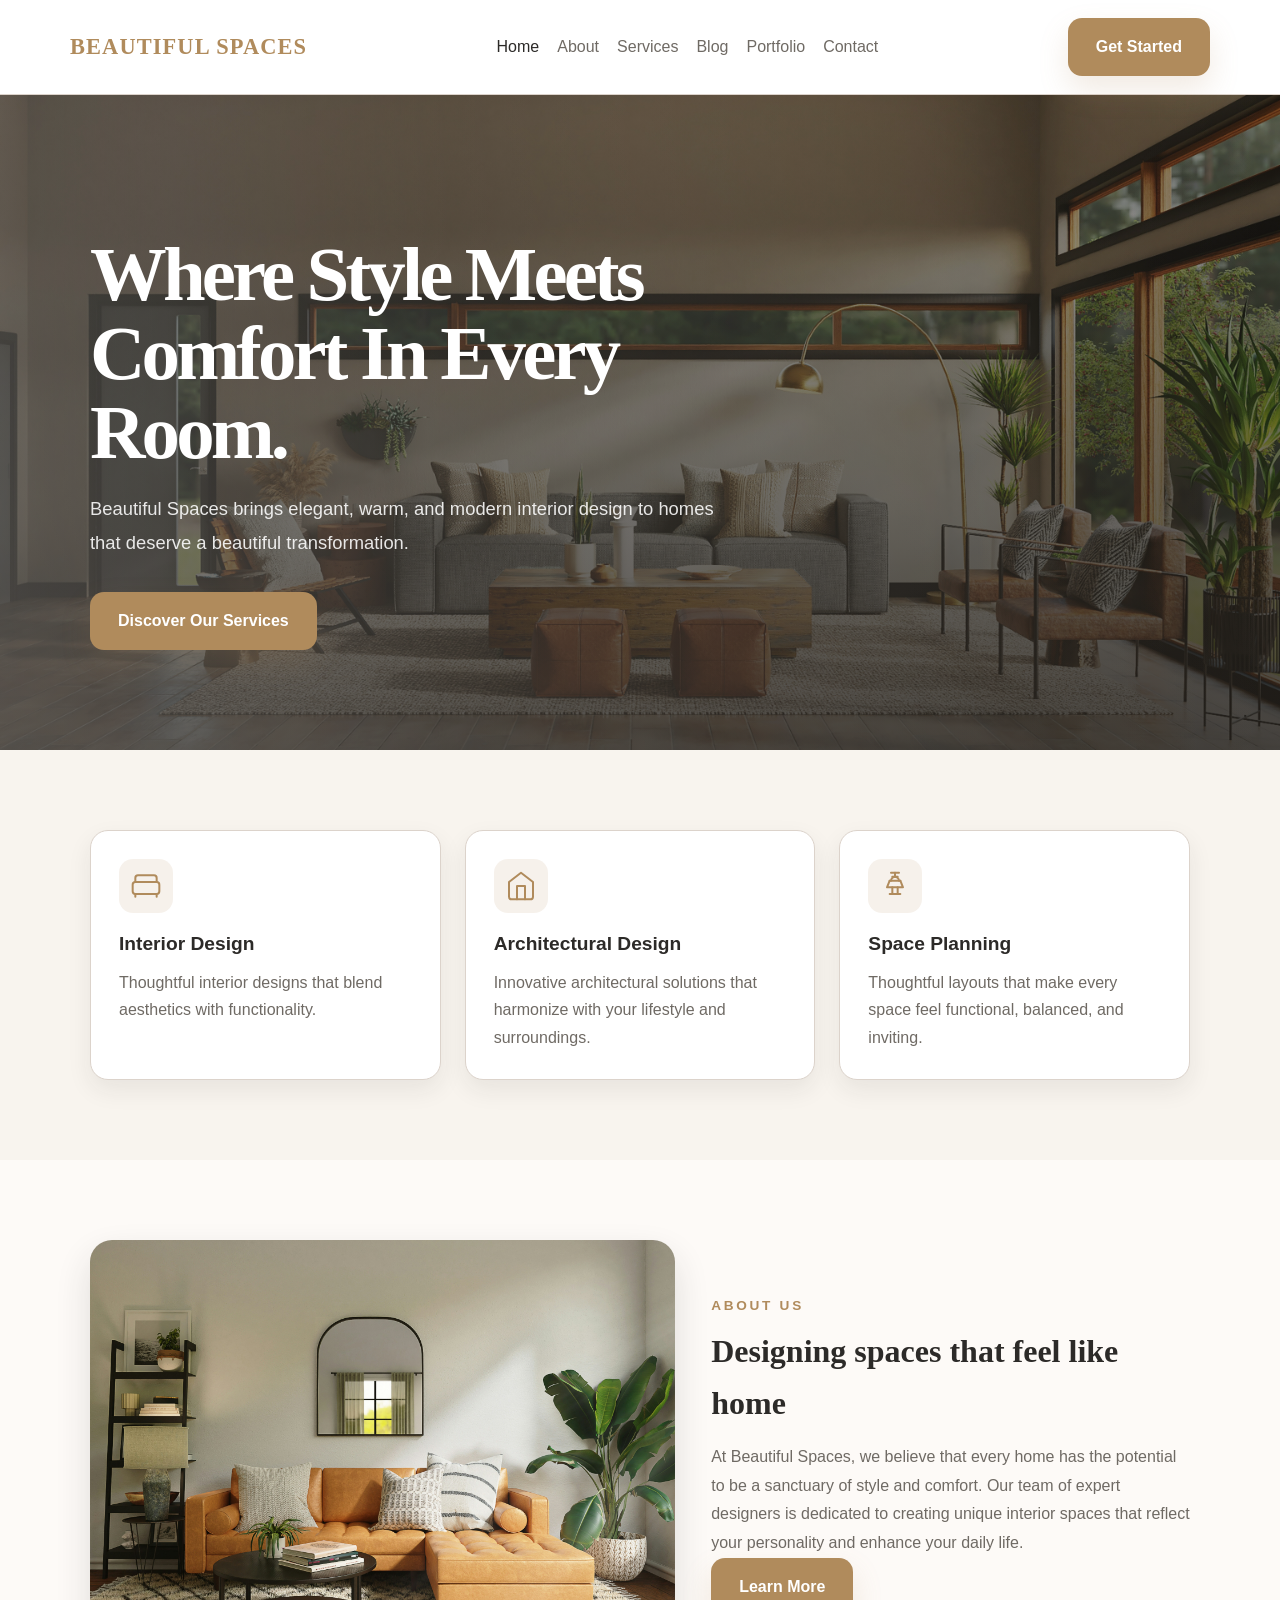
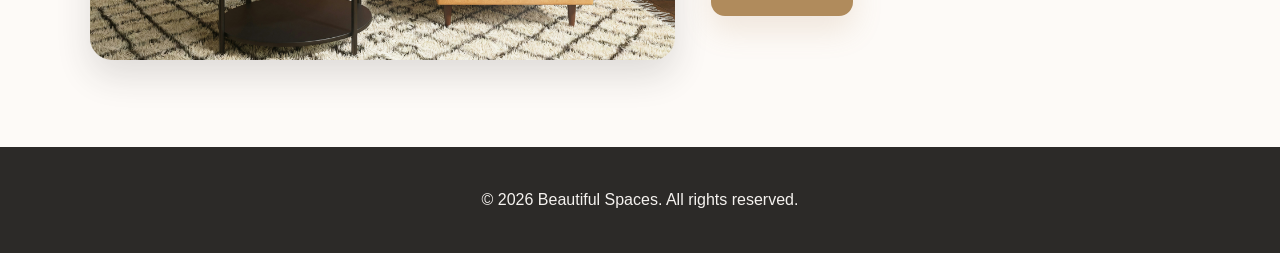
<file: Desktop/HiiT/HiiT Tutorials/index.html>
<!doctype html>
<html lang="en">
  <head>
    <meta charset="UTF-8" />
    <meta name="viewport" content="width=device-width, initial-scale=1.0" />
    <title>Beautiful Spaces – Where Style Meets Comfort</title>
    <link rel="stylesheet" href="Assignment.css" />
    <meta
      name="description"
      content="Beautiful Spaces creates elegant and comfortable interiors that reflect style, warmth, and personality. We transform ordinary rooms into inspiring places that feel both beautiful and livable."
    />
    <meta
      name="keywords"
      content="interior design, home interior design, modern interior design, luxury interior design, stylish interiors, cozy home decor, elegant living spaces, home styling, interior decorating ideas, contemporary interiors, interior design services, dream home design, space planning, home transformation, custom interior solutions"
    />
    <link
      rel="icon"
      href="images/Cana.jpg"
      type="image/x-icon"
    />
  </head>

  <body>
    <header class="navbar">
      <div class="container nav-container">
        <a href="#" class="logo">Beautiful Spaces</a>
        <nav class="nav-links">
          <a href="index.html" class="active">Home</a>
          <a href="about.html">About</a>
          <a href="services.html">Services</a>
          <a href="blog.html">Blog</a>
          <a href="portfolio.html">Portfolio</a>
          <a href="contact.html">Contact</a>
        </nav>
        <a href="get-started.html" class="btn">Get Started</a>
      </div>
    </header>

    <main>
      <section class="hero">
        <div class="container hero-container">
          <div class="hero-content">
            <h1>Where style meets comfort in every room.</h1>
            <p>
              Beautiful Spaces brings elegant, warm, and modern interior design
              to homes that deserve a beautiful transformation.
            </p>
            <a href="get-started.html" class="btn">Discover Our Services</a>
          </div>
        </div>
      </section>

      <section class="services">
        <div class="container services-grid">
          <div class="service-card">
            <div class="service-icon">
              <svg
                width="32"
                height="32"
                viewBox="0 0 24 24"
                fill="none"
                stroke="currentColor"
                stroke-width="1.5"
                stroke-linecap="round"
                stroke-linejoin="round"
              >
                <path d="M20 9V6a2 2 0 0 0-2-2H6a2 2 0 0 0-2 2v3" />
                <path
                  d="M2 11a2 2 0 0 1 2-2h16a2 2 0 0 1 2 2v5a2 2 0 0 1-2 2H4a2 2 0 0 1-2-2v-5z"
                />
                <path d="M4 18v2" />
                <path d="M20 18v2" />
              </svg>
            </div>
            <h3>Interior Design</h3>
            <p>
              Thoughtful interior designs that blend aesthetics with
              functionality.
            </p>
          </div>

          <div class="service-card">
            <div class="service-icon">
              <svg
                width="32"
                height="32"
                viewBox="0 0 24 24"
                fill="none"
                stroke="currentColor"
                stroke-width="1.5"
                stroke-linecap="round"
                stroke-linejoin="round"
              >
                <path d="m3 9 9-7 9 7v11a2 2 0 0 1-2 2H5a2 2 0 0 1-2-2z" />
                <polyline points="9 22 9 12 15 12 15 22" />
              </svg>
            </div>
            <h3>Architectural Design</h3>
            <p>
              Innovative architectural solutions that harmonize with your
              lifestyle and surroundings.
            </p>
          </div>

          <div class="service-card">
            <div class="service-icon">
              <svg
                width="32"
                height="32"
                viewBox="0 0 24 24"
                fill="none"
                stroke="currentColor"
                stroke-width="1.5"
                stroke-linecap="round"
                stroke-linejoin="round"
              >
                <path d="M9 2h6" />
                <path d="M12 2v3" />
                <path d="M10 5h4" />
                <path d="M8 8h8" />
                <path d="M9 8c0-2 2-3 3-3s3 1 3 3" />
                <path d="M8 8l-2 5h12l-2-5" />
                <path d="M10 13v5" />
                <path d="M14 13v5" />
                <path d="M8 18h8" />
              </svg>
            </div>
            <h3>Space Planning</h3>
            <p>
              Thoughtful layouts that make every space feel functional,
              balanced, and inviting.
            </p>
          </div>
        </div>
      </section>

      <section class="about">
        <div class="container about-container">
          <div class="about-image">
            <img
              src="Images/spacejoy-umAXneH4GhA-unsplash.jpg"
              alt="Beautiful Spaces Interior Design"
            />
          </div>
          <div class="about-content">
            <span class="about-label">About Us</span>
            <h2>Designing spaces that feel like home</h2>
            <p>
              At Beautiful Spaces, we believe that every home has the potential
              to be a sanctuary of style and comfort. Our team of expert
              designers is dedicated to creating unique interior spaces that
              reflect your personality and enhance your daily life.
            </p>
            <a href="about.html" class="btn">Learn More</a>
          </div>
        </div>
      </section>
    </main>

    <footer class="footer">
      <div class="container footer-container">
        <p>© 2026 Beautiful Spaces. All rights reserved.</p>
      </div>
    </footer>
    
  </body>
</html>
</file>
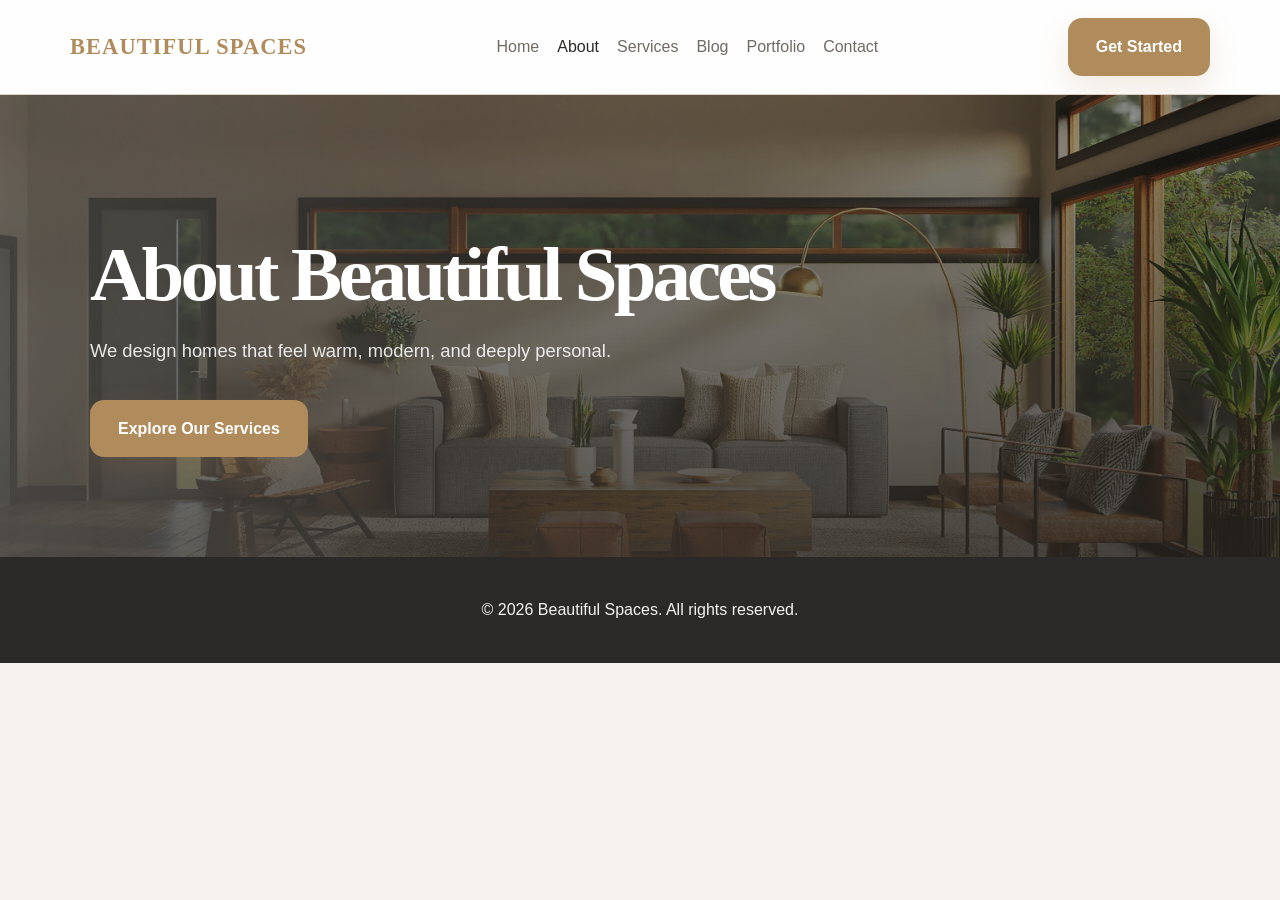
<file: Desktop/HiiT/HiiT Tutorials/about.html>
<!doctype html>
<html lang="en">
  <head>
    <meta charset="UTF-8" />
    <meta name="viewport" content="width=device-width, initial-scale=1.0" />
    <title>About Us | Beautiful Spaces</title>
    <link rel="stylesheet" href="Assignment.css" />
  </head>
  <body>
    <header class="navbar">
      <div class="container nav-container">
        <a href="index.html" class="logo">Beautiful Spaces</a>
        <nav class="nav-links">
          <a href="index.html">Home</a>
          <a href="about.html" class="active">About</a>
          <a href="services.html">Services</a>
          <a href="blog.html">Blog</a>
          <a href="portfolio.html">Portfolio</a>
          <a href="contact.html">Contact</a>
        </nav>
        <a href="get-started.html" class="btn">Get Started</a>
      </div>
    </header>

    <main>
      <section class="hero">
        <div class="container hero-container">
          <div class="hero-content">
            <h1>About Beautiful Spaces</h1>
            <p>We design homes that feel warm, modern, and deeply personal.</p>
            <a href="services.html" class="btn">Explore Our Services</a>
          </div>
        </div>
      </section>
    </main>

    <footer class="footer">
      <div class="container footer-container">
        <p>© 2026 Beautiful Spaces. All rights reserved.</p>
      </div>
    </footer>
  </body>
</html>
</file>
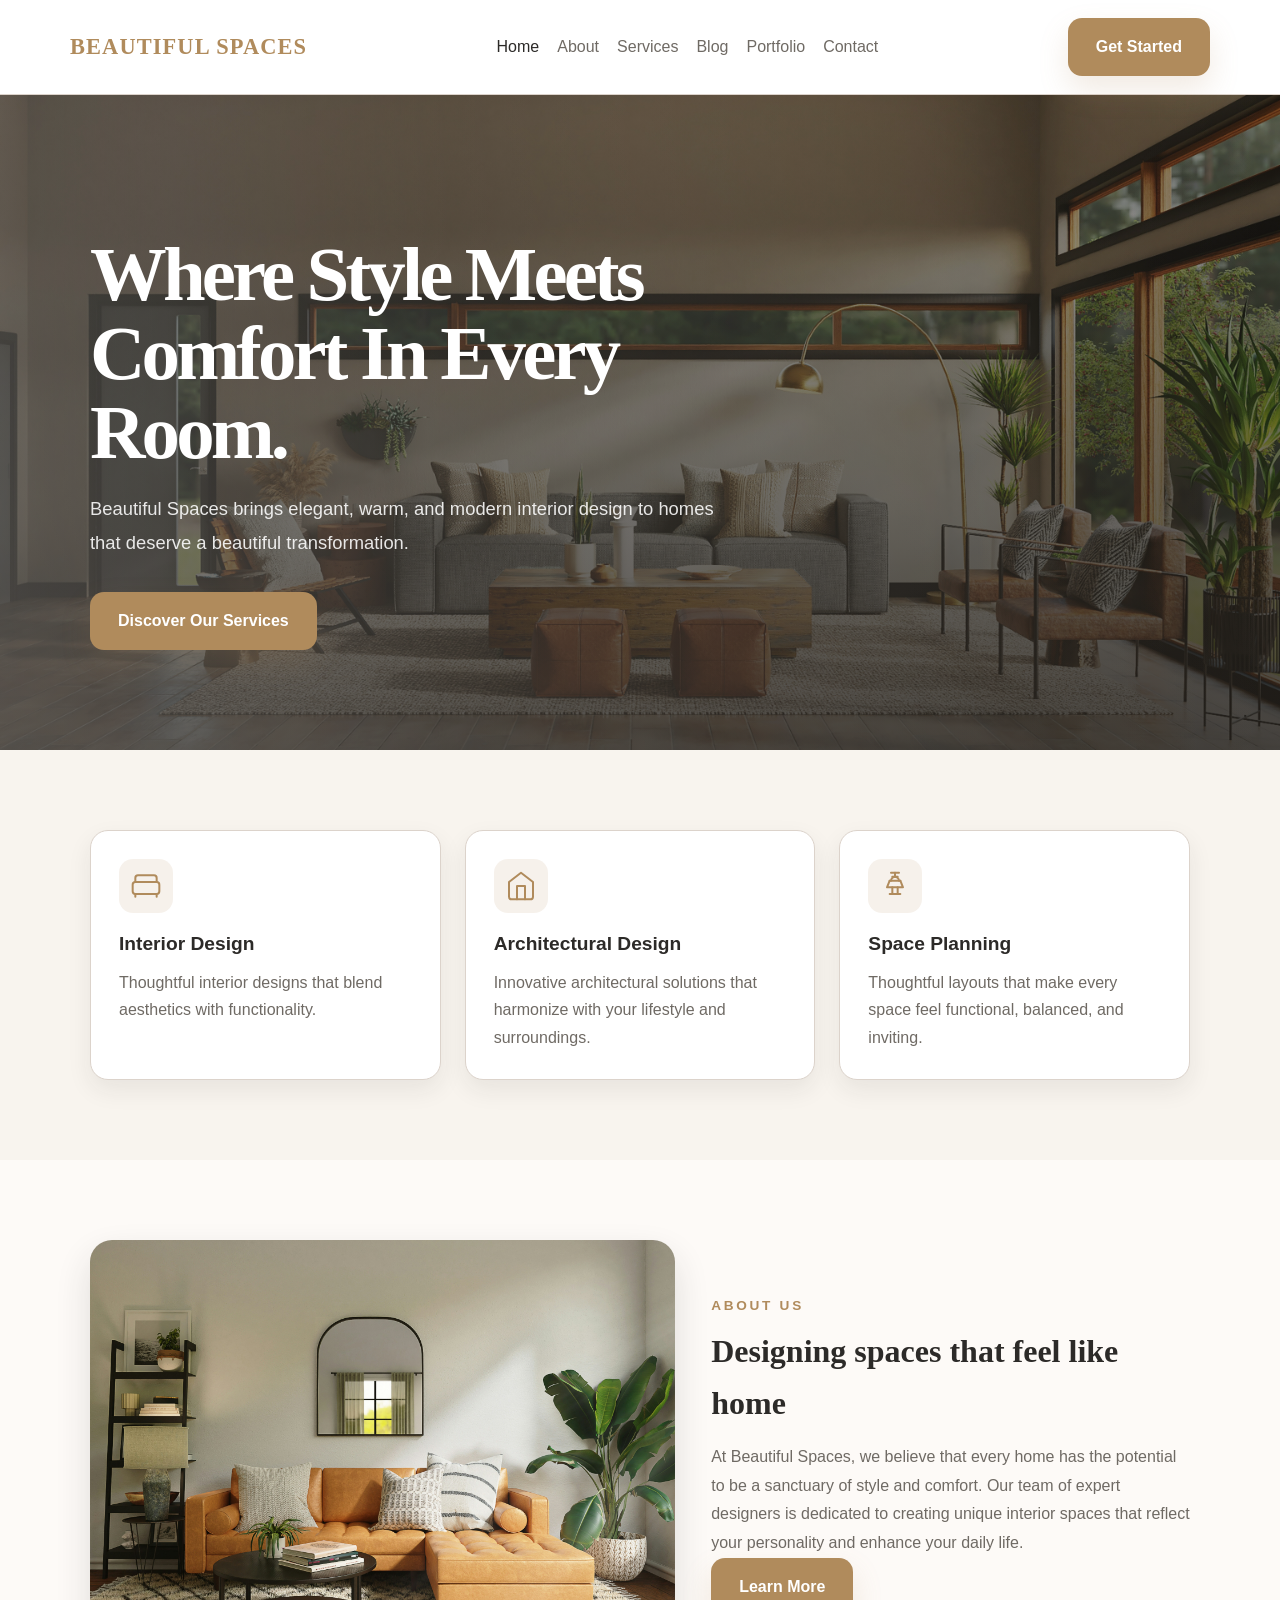
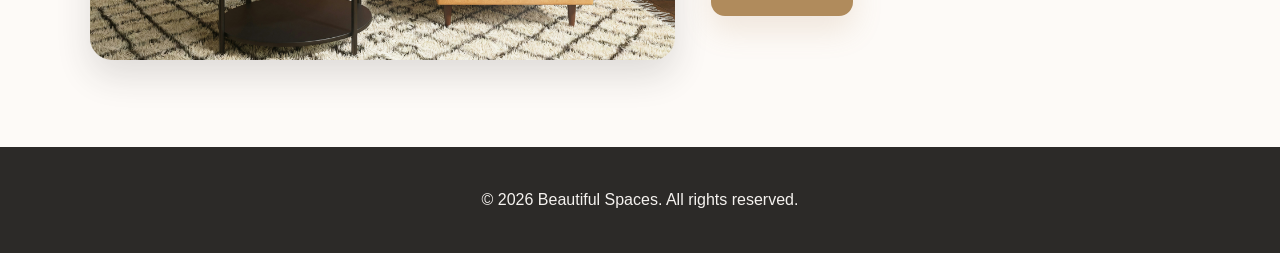
<file: Desktop/HiiT/HiiT Tutorials/Assignment.html>
<!doctype html>
<html lang="en">
  <head>
    <meta charset="UTF-8" />
    <meta name="viewport" content="width=device-width, initial-scale=1.0" />
    <title>Beautiful Spaces – Where Style Meets Comfort</title>
    <link rel="stylesheet" href="Assignment.css" />
    <meta
      name="description"
      content="Beautiful Spaces creates elegant and comfortable interiors that reflect style, warmth, and personality. We transform ordinary rooms into inspiring places that feel both beautiful and livable."
    />
    <meta
      name="keywords"
      content="interior design, home interior design, modern interior design, luxury interior design, stylish interiors, cozy home decor, elegant living spaces, home styling, interior decorating ideas, contemporary interiors, interior design services, dream home design, space planning, home transformation, custom interior solutions"
    />
    <link
      rel="icon"
      href="Images/Gemini_Generated_Image_iuue17iuue17iuue.png"
      type="image/x-icon"
    />
  </head>

  <body>
    <header class="navbar">
      <div class="container nav-container">
        <a href="#" class="logo">Beautiful Spaces</a>
        <nav class="nav-links">
          <a href="index.html" class="active">Home</a>
          <a href="about.html">About</a>
          <a href="services.html">Services</a>
          <a href="blog.html">Blog</a>
          <a href="portfolio.html">Portfolio</a>
          <a href="contact.html">Contact</a>
        </nav>
        <a href="get-started.html" class="btn">Get Started</a>
      </div>
    </header>

    <main>
      <section class="hero">
        <div class="container hero-container">
          <div class="hero-content">
            <h1>Where style meets comfort in every room.</h1>
            <p>
              Beautiful Spaces brings elegant, warm, and modern interior design
              to homes that deserve a beautiful transformation.
            </p>
            <a href="get-started.html" class="btn">Discover Our Services</a>
          </div>
        </div>
      </section>

      <section class="services">
        <div class="container services-grid">
          <div class="service-card">
            <div class="service-icon">
              <svg
                width="32"
                height="32"
                viewBox="0 0 24 24"
                fill="none"
                stroke="currentColor"
                stroke-width="1.5"
                stroke-linecap="round"
                stroke-linejoin="round"
              >
                <path d="M20 9V6a2 2 0 0 0-2-2H6a2 2 0 0 0-2 2v3" />
                <path
                  d="M2 11a2 2 0 0 1 2-2h16a2 2 0 0 1 2 2v5a2 2 0 0 1-2 2H4a2 2 0 0 1-2-2v-5z"
                />
                <path d="M4 18v2" />
                <path d="M20 18v2" />
              </svg>
            </div>
            <h3>Interior Design</h3>
            <p>
              Thoughtful interior designs that blend aesthetics with
              functionality.
            </p>
          </div>

          <div class="service-card">
            <div class="service-icon">
              <svg
                width="32"
                height="32"
                viewBox="0 0 24 24"
                fill="none"
                stroke="currentColor"
                stroke-width="1.5"
                stroke-linecap="round"
                stroke-linejoin="round"
              >
                <path d="m3 9 9-7 9 7v11a2 2 0 0 1-2 2H5a2 2 0 0 1-2-2z" />
                <polyline points="9 22 9 12 15 12 15 22" />
              </svg>
            </div>
            <h3>Architectural Design</h3>
            <p>
              Innovative architectural solutions that harmonize with your
              lifestyle and surroundings.
            </p>
          </div>

          <div class="service-card">
            <div class="service-icon">
              <svg
                width="32"
                height="32"
                viewBox="0 0 24 24"
                fill="none"
                stroke="currentColor"
                stroke-width="1.5"
                stroke-linecap="round"
                stroke-linejoin="round"
              >
                <path d="M9 2h6" />
                <path d="M12 2v3" />
                <path d="M10 5h4" />
                <path d="M8 8h8" />
                <path d="M9 8c0-2 2-3 3-3s3 1 3 3" />
                <path d="M8 8l-2 5h12l-2-5" />
                <path d="M10 13v5" />
                <path d="M14 13v5" />
                <path d="M8 18h8" />
              </svg>
            </div>
            <h3>Space Planning</h3>
            <p>
              Thoughtful layouts that make every space feel functional,
              balanced, and inviting.
            </p>
          </div>
        </div>
      </section>

      <section class="about">
        <div class="container about-container">
          <div class="about-image">
            <img
              src="Images/spacejoy-umAXneH4GhA-unsplash.jpg"
              alt="Beautiful Spaces Interior Design"
            />
          </div>
          <div class="about-content">
            <span class="about-label">About Us</span>
            <h2>Designing spaces that feel like home</h2>
            <p>
              At Beautiful Spaces, we believe that every home has the potential
              to be a sanctuary of style and comfort. Our team of expert
              designers is dedicated to creating unique interior spaces that
              reflect your personality and enhance your daily life.
            </p>
            <a href="about.html" class="btn">Learn More</a>
          </div>
        </div>
      </section>
    </main>

    <footer class="footer">
      <div class="container footer-container">
        <p>© 2026 Beautiful Spaces. All rights reserved.</p>
      </div>
    </footer>

  </body>
</html>
</file>
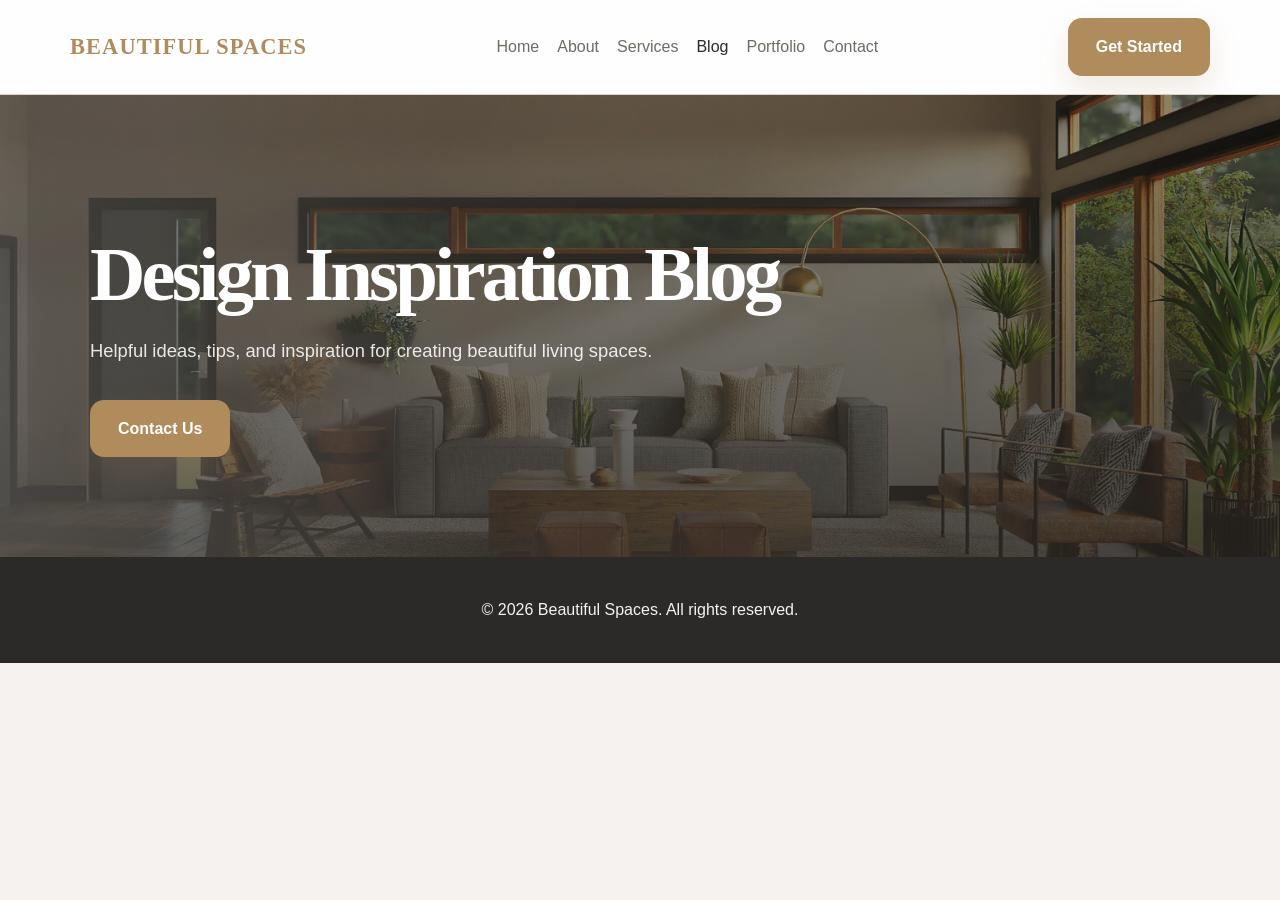
<file: Desktop/HiiT/HiiT Tutorials/blog.html>
<!doctype html>
<html lang="en">
  <head>
    <meta charset="UTF-8" />
    <meta name="viewport" content="width=device-width, initial-scale=1.0" />
    <title>Blog | Beautiful Spaces</title>
    <link rel="stylesheet" href="Assignment.css" />
  </head>
  <body>
    <header class="navbar">
      <div class="container nav-container">
        <a href="index.html" class="logo">Beautiful Spaces</a>
        <nav class="nav-links">
          <a href="index.html">Home</a>
          <a href="about.html">About</a>
          <a href="services.html">Services</a>
          <a href="blog.html" class="active">Blog</a>
          <a href="portfolio.html">Portfolio</a>
          <a href="contact.html">Contact</a>
        </nav>
        <a href="get-started.html" class="btn">Get Started</a>
      </div>
    </header>

    <main>
      <section class="hero">
        <div class="container hero-container">
          <div class="hero-content">
            <h1>Design Inspiration Blog</h1>
            <p>
              Helpful ideas, tips, and inspiration for creating beautiful living
              spaces.
            </p>
            <a href="contact.html" class="btn">Contact Us</a>
          </div>
        </div>
      </section>
    </main>

    <footer class="footer">
      <div class="container footer-container">
        <p>© 2026 Beautiful Spaces. All rights reserved.</p>
      </div>
    </footer>
  </body>
</html>
</file>
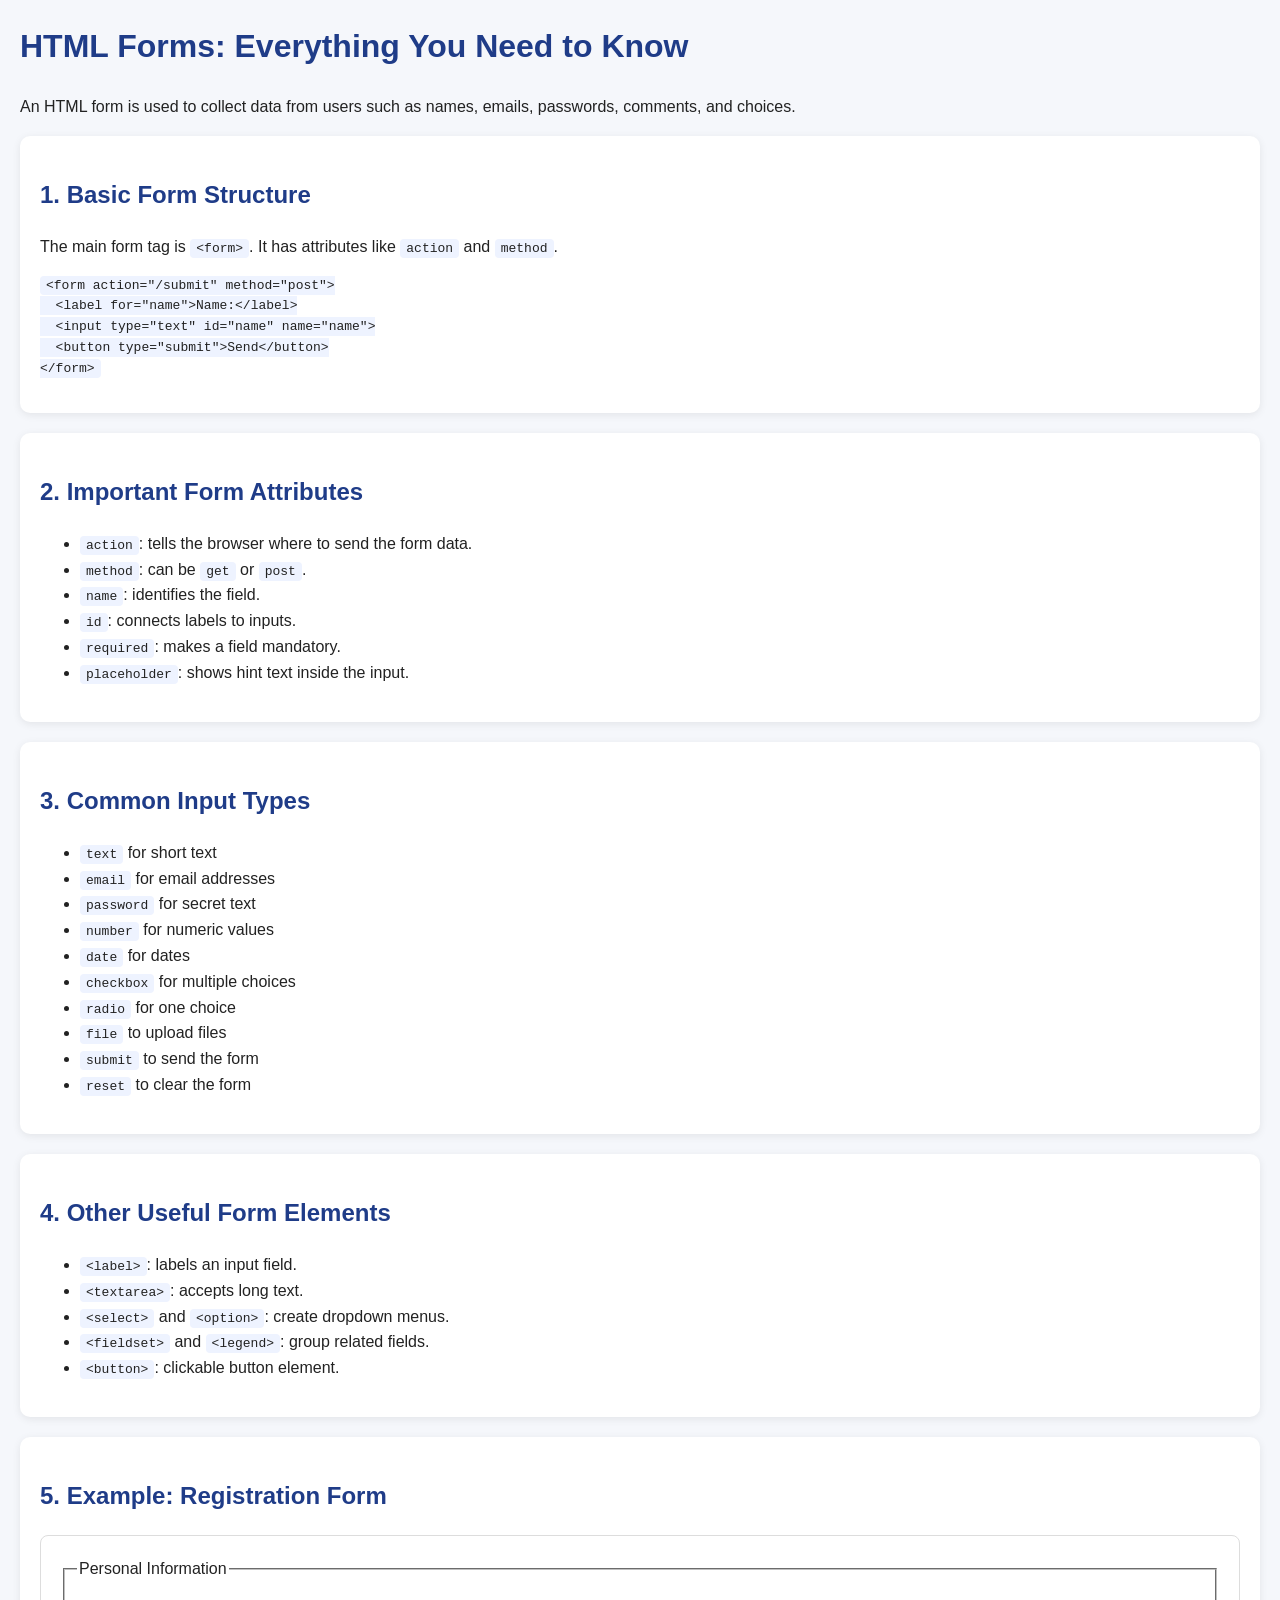
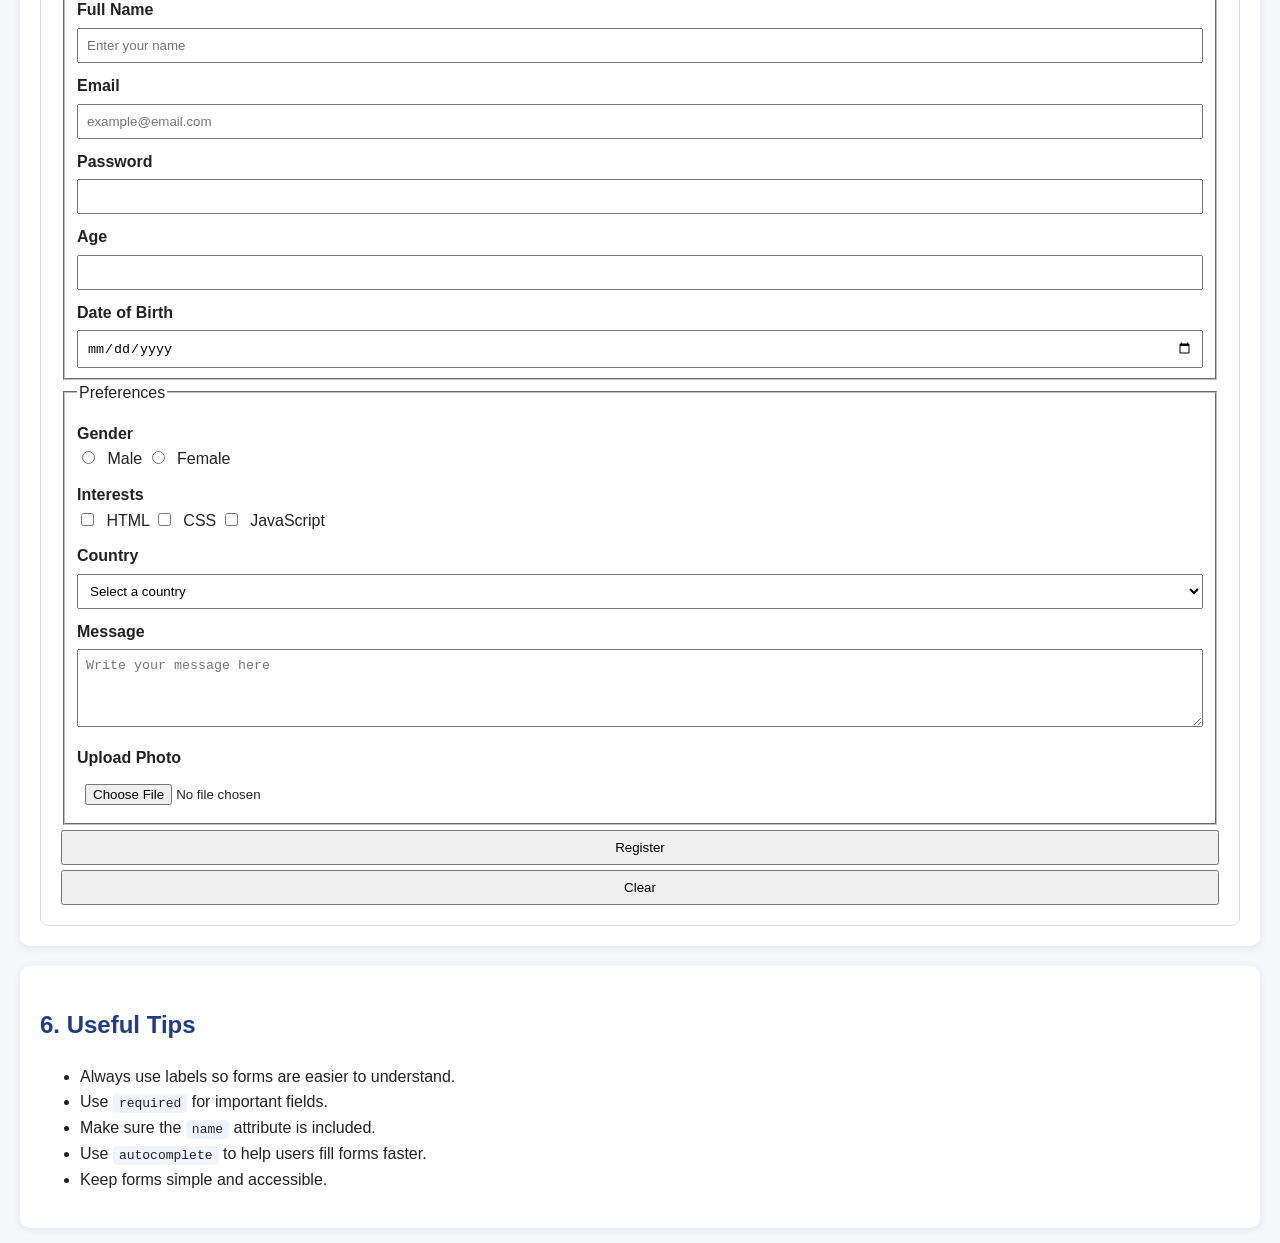
<file: Desktop/HiiT/HiiT Tutorials/Class.html>
<!doctype html>
<html lang="en">
  <head>
    <meta charset="UTF-8" />
    <meta name="viewport" content="width=device-width, initial-scale=1.0" />
    <title>HTML Forms Tutorial</title>
    <style>
      body {
        font-family: Arial, sans-serif;
        line-height: 1.6;
        margin: 20px;
        background: #f5f7fb;
        color: #222;
      }
      h1,
      h2,
      h3 {
        color: #1f3c88;
      }
      .card {
        background: white;
        padding: 20px;
        border-radius: 10px;
        margin-bottom: 20px;
        box-shadow: 0 2px 8px rgba(0, 0, 0, 0.08);
      }
      code {
        background: #eef3ff;
        padding: 2px 6px;
        border-radius: 4px;
      }
      form {
        background: #fff;
        padding: 20px;
        border: 1px solid #ddd;
        border-radius: 8px;
      }
      label {
        display: block;
        margin-top: 10px;
        font-weight: bold;
      }
      input,
      textarea,
      select,
      button {
        margin-top: 5px;
        padding: 8px;
        width: 100%;
        box-sizing: border-box;
      }
      .inline {
        width: auto;
        margin-right: 8px;
      }
    </style>
  </head>
  <body>
    <h1>HTML Forms: Everything You Need to Know</h1>
    <p>
      An HTML form is used to collect data from users such as names, emails,
      passwords, comments, and choices.
    </p>

    <div class="card">
      <h2>1. Basic Form Structure</h2>
      <p>
        The main form tag is <code>&lt;form&gt;</code>. It has attributes like
        <code>action</code> and <code>method</code>.
      </p>
      <pre><code>&lt;form action="/submit" method="post"&gt;
  &lt;label for="name"&gt;Name:&lt;/label&gt;
  &lt;input type="text" id="name" name="name"&gt;
  &lt;button type="submit"&gt;Send&lt;/button&gt;
&lt;/form&gt;</code></pre>
    </div>

    <div class="card">
      <h2>2. Important Form Attributes</h2>
      <ul>
        <li>
          <code>action</code>: tells the browser where to send the form data.
        </li>
        <li>
          <code>method</code>: can be <code>get</code> or <code>post</code>.
        </li>
        <li><code>name</code>: identifies the field.</li>
        <li><code>id</code>: connects labels to inputs.</li>
        <li><code>required</code>: makes a field mandatory.</li>
        <li><code>placeholder</code>: shows hint text inside the input.</li>
      </ul>
    </div>

    <div class="card">
      <h2>3. Common Input Types</h2>
      <ul>
        <li><code>text</code> for short text</li>
        <li><code>email</code> for email addresses</li>
        <li><code>password</code> for secret text</li>
        <li><code>number</code> for numeric values</li>
        <li><code>date</code> for dates</li>
        <li><code>checkbox</code> for multiple choices</li>
        <li><code>radio</code> for one choice</li>
        <li><code>file</code> to upload files</li>
        <li><code>submit</code> to send the form</li>
        <li><code>reset</code> to clear the form</li>
      </ul>
    </div>

    <div class="card">
      <h2>4. Other Useful Form Elements</h2>
      <ul>
        <li><code>&lt;label&gt;</code>: labels an input field.</li>
        <li><code>&lt;textarea&gt;</code>: accepts long text.</li>
        <li>
          <code>&lt;select&gt;</code> and <code>&lt;option&gt;</code>: create
          dropdown menus.
        </li>
        <li>
          <code>&lt;fieldset&gt;</code> and <code>&lt;legend&gt;</code>: group
          related fields.
        </li>
        <li><code>&lt;button&gt;</code>: clickable button element.</li>
      </ul>
    </div>

    <div class="card">
      <h2>5. Example: Registration Form</h2>
      <form action="#" method="post">
        <fieldset>
          <legend>Personal Information</legend>

          <label for="fullName">Full Name</label>
          <input
            type="text"
            id="fullName"
            name="fullName"
            placeholder="Enter your name"
            required
          />

          <label for="email">Email</label>
          <input
            type="email"
            id="email"
            name="email"
            placeholder="example@email.com"
            required
          />

          <label for="password">Password</label>
          <input
            type="password"
            id="password"
            name="password"
            minlength="6"
            required
          />

          <label for="age">Age</label>
          <input type="number" id="age" name="age" min="10" max="100" />

          <label for="dob">Date of Birth</label>
          <input type="date" id="dob" name="dob" />
        </fieldset>

        <fieldset>
          <legend>Preferences</legend>

          <label>Gender</label>
          <input
            type="radio"
            id="male"
            name="gender"
            value="male"
            class="inline"
          />
          <label for="male" style="display: inline; font-weight: normal"
            >Male</label
          >
          <input
            type="radio"
            id="female"
            name="gender"
            value="female"
            class="inline"
          />
          <label for="female" style="display: inline; font-weight: normal"
            >Female</label
          >

          <label>Interests</label>
          <input
            type="checkbox"
            id="html"
            name="interest"
            value="html"
            class="inline"
          />
          <label for="html" style="display: inline; font-weight: normal"
            >HTML</label
          >
          <input
            type="checkbox"
            id="css"
            name="interest"
            value="css"
            class="inline"
          />
          <label for="css" style="display: inline; font-weight: normal"
            >CSS</label
          >
          <input
            type="checkbox"
            id="js"
            name="interest"
            value="js"
            class="inline"
          />
          <label for="js" style="display: inline; font-weight: normal"
            >JavaScript</label
          >

          <label for="country">Country</label>
          <select id="country" name="country">
            <option value="">Select a country</option>
            <option>Nigeria</option>
            <option>Ghana</option>
            <option>Kenya</option>
          </select>

          <label for="message">Message</label>
          <textarea
            id="message"
            name="message"
            rows="4"
            placeholder="Write your message here"
          ></textarea>

          <label for="photo">Upload Photo</label>
          <input type="file" id="photo" name="photo" />
        </fieldset>

        <button type="submit">Register</button>
        <button type="reset">Clear</button>
      </form>
    </div>

    <div class="card">
      <h2>6. Useful Tips</h2>
      <ul>
        <li>Always use labels so forms are easier to understand.</li>
        <li>Use <code>required</code> for important fields.</li>
        <li>Make sure the <code>name</code> attribute is included.</li>
        <li>Use <code>autocomplete</code> to help users fill forms faster.</li>
        <li>Keep forms simple and accessible.</li>
      </ul>
    </div>
  </body>
</html>
</file>
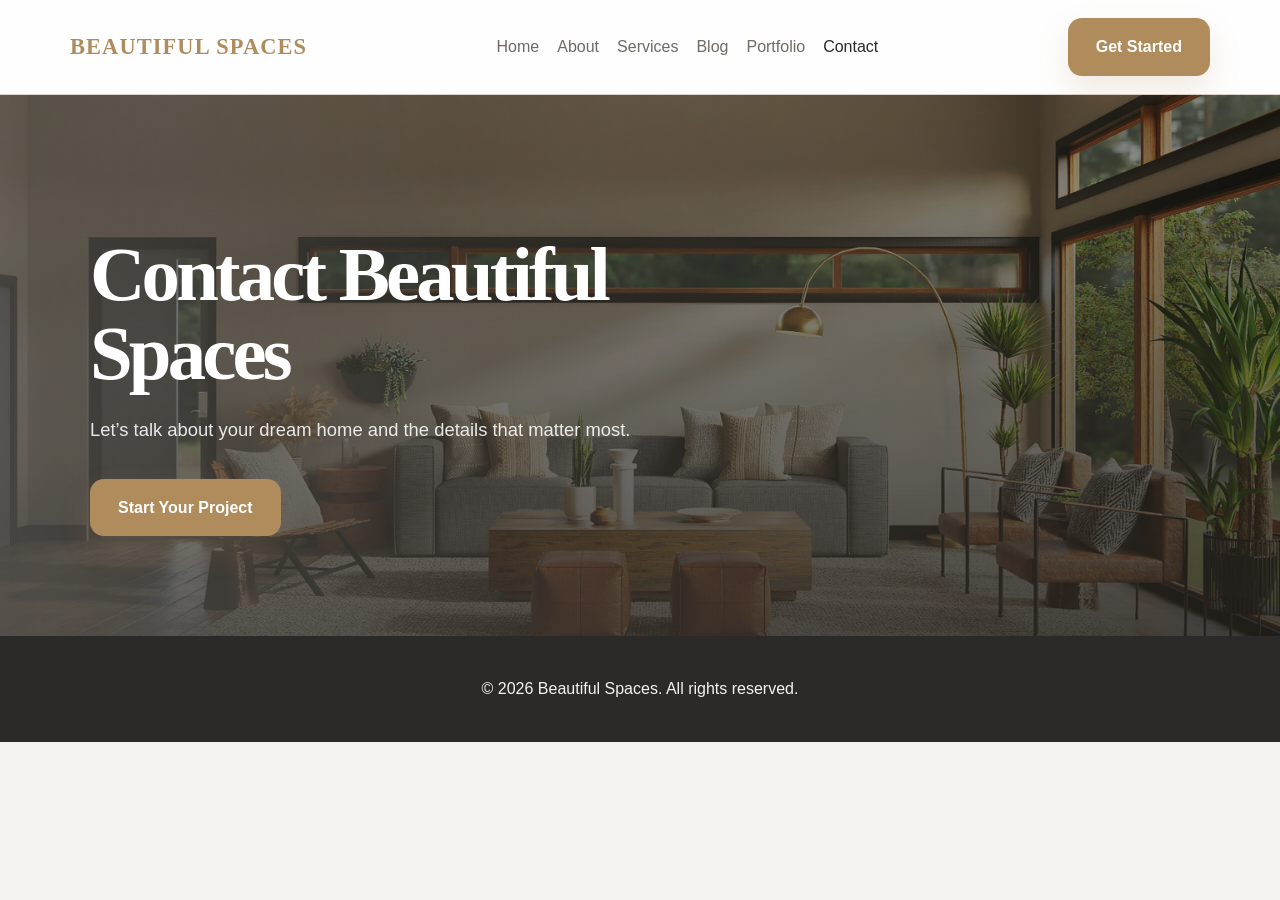
<file: Desktop/HiiT/HiiT Tutorials/contact.html>
<!doctype html>
<html lang="en">
  <head>
    <meta charset="UTF-8" />
    <meta name="viewport" content="width=device-width, initial-scale=1.0" />
    <title>Contact | Beautiful Spaces</title>
    <link rel="stylesheet" href="Assignment.css" />
  </head>
  <body>
    <header class="navbar">
      <div class="container nav-container">
        <a href="index.html" class="logo">Beautiful Spaces</a>
        <nav class="nav-links">
          <a href="index.html">Home</a>
          <a href="about.html">About</a>
          <a href="services.html">Services</a>
          <a href="blog.html">Blog</a>
          <a href="portfolio.html">Portfolio</a>
          <a href="contact.html" class="active">Contact</a>
        </nav>
        <a href="get-started.html" class="btn">Get Started</a>
      </div>
    </header>

    <main>
      <section class="hero">
        <div class="container hero-container">
          <div class="hero-content">
            <h1>Contact Beautiful Spaces</h1>
            <p>
              Let’s talk about your dream home and the details that matter most.
            </p>
            <a href="get-started.html" class="btn">Start Your Project</a>
          </div>
        </div>
      </section>
    </main>

    <footer class="footer">
      <div class="container footer-container">
        <p>© 2026 Beautiful Spaces. All rights reserved.</p>
      </div>
    </footer>
  </body>
</html>
</file>
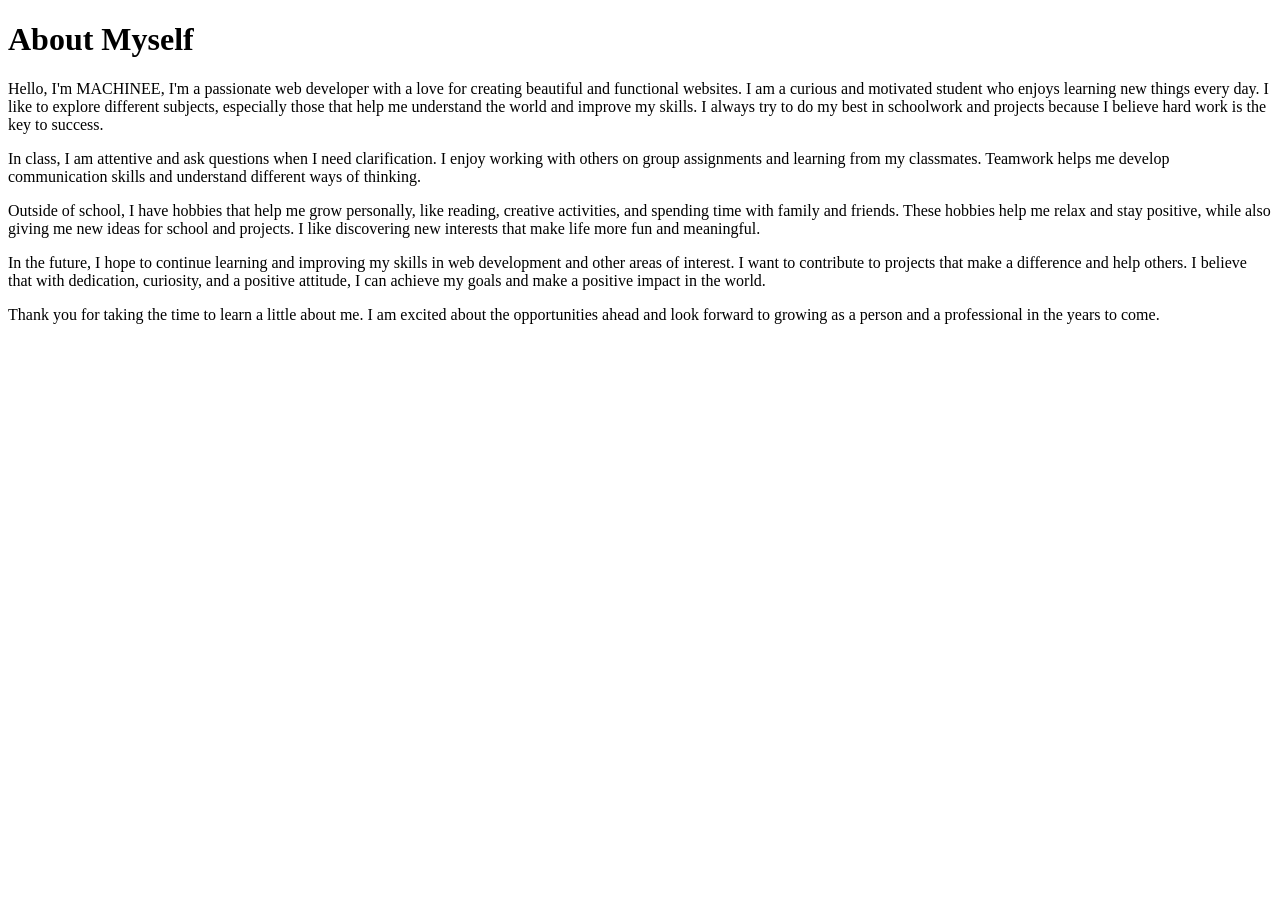
<file: Desktop/HiiT/HiiT Tutorials/Excercise.html>
<!doctype html>
<html lang="en">
  <head>
    <meta charset="UTF-8" />
    <meta name="viewport" content="width=device-width, initial-scale=1.0" />
    <meta
      name="description"
      content="This is a personal webpage about myself."
    />
    <meta
      name="keywords"
      content="personal webpage, about me, biography, hobbies, interests, skills"
    />
    <title>About Myself</title>
    <link rel="icon" href="images/Cana.jpg" type="image/x-icon" />
  </head>
  <body>
    <h1>About Myself</h1>
    <p>
      Hello, I'm MACHINEE, I'm a passionate web developer with a love for
      creating beautiful and functional websites. I am a curious and motivated
      student who enjoys learning new things every day. I like to explore
      different subjects, especially those that help me understand the world and
      improve my skills. I always try to do my best in schoolwork and projects
      because I believe hard work is the key to success.
    </p>
    <p>
      In class, I am attentive and ask questions when I need clarification. I
      enjoy working with others on group assignments and learning from my
      classmates. Teamwork helps me develop communication skills and understand
      different ways of thinking.
    </p>
    <p>
      Outside of school, I have hobbies that help me grow personally, like
      reading, creative activities, and spending time with family and friends.
      These hobbies help me relax and stay positive, while also giving me new
      ideas for school and projects. I like discovering new interests that make
      life more fun and meaningful.
    </p>
    <p>
      In the future, I hope to continue learning and improving my skills in web
      development and other areas of interest. I want to contribute to projects
      that make a difference and help others. I believe that with dedication,
      curiosity, and a positive attitude, I can achieve my goals and make a
      positive impact in the world.
    </p>
    <p>
      Thank you for taking the time to learn a little about me. I am excited
      about the opportunities ahead and look forward to growing as a person and
      a professional in the years to come.
    </p>
  </body>
</html>
</file>
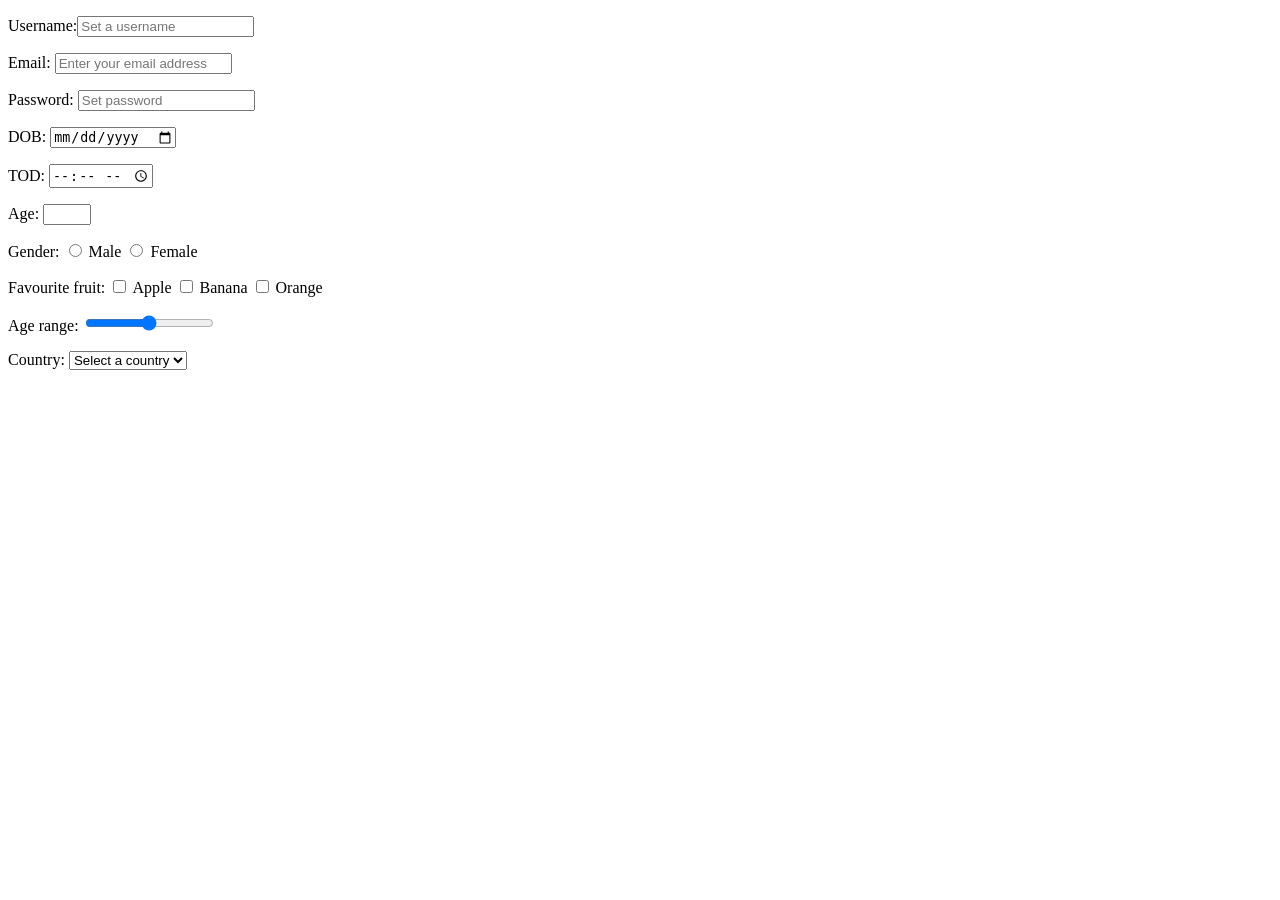
<file: Desktop/HiiT/HiiT Tutorials/forms.html>
<!DOCTYPE html>
<html lang="en">
<head>
    <meta charset="UTF-8">
    <meta name="viewport" content="width=device-width, initial-scale=1.0">
    <title>Document</title>
</head>
<body>
    <form action="" method="">
        <p>Username:<input type="text" required minlength="6" maxlength="10" placeholder="Set a username"></p>
        <p>Email: <input type="email" required placeholder="Enter your email address"></p>
        <p>Password: <input type="password" required minlength="7" maxlength="15" placeholder="Set password"></p>
        <p>DOB: <input type="date" required></p>
        <p>TOD: <input type="time"></p>
        <p>Age: <input type="number" min="18" max="60" required></p>
        <p>Gender: <input type="radio" name="gender" value="male"> Male <input type="radio" name="gender" value="female"> Female</p>
        <p>Favourite fruit: <input type="checkbox" name="fruit" value="apple"> Apple <input type="checkbox" name="fruit" value="banana"> Banana <input type="checkbox" name="fruit" value="orange"> Orange</p>
        <p>Age range: <input type="range" min="18" max="60" required></p>
        <p>Country: <select>
            <option value="">Select a country</option>
            <option value="ng">Nigeria</option>
            <option value="gh">Ghana</option>
            <option value="ke">Kenya</option>
            <option value="us">United States</option>
            <option value="ca">Canada</option>
            <option value="uk">United Kingdom</option>
            <option value="de">Germany</option>
            <option value="fr">France</option>
            <option value="za">South Africa</option>
            <option value="eg">Egypt</option>
        </select></p>
    </form>
    
</body>
</html>
</file>
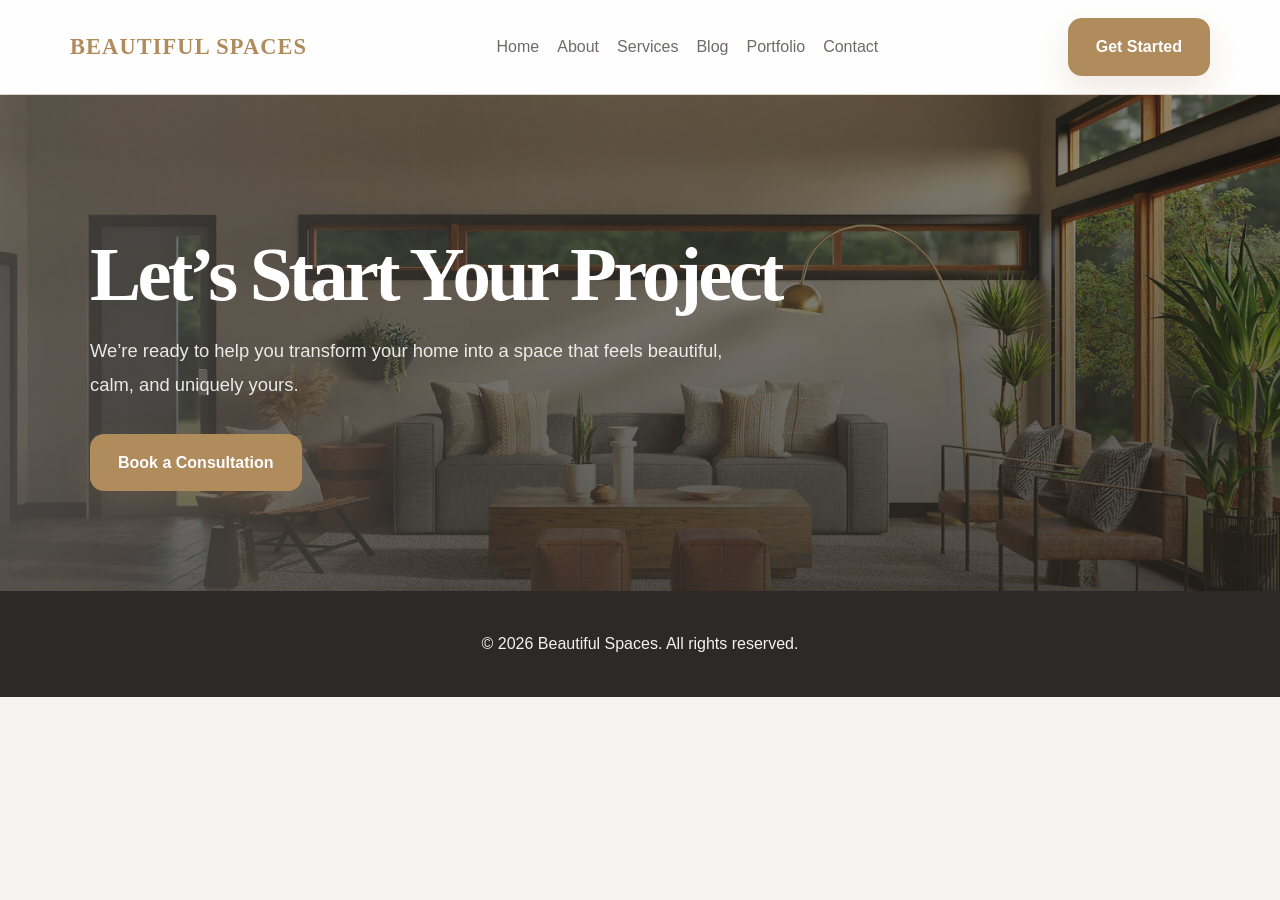
<file: Desktop/HiiT/HiiT Tutorials/get-started.html>
<!doctype html>
<html lang="en">
  <head>
    <meta charset="UTF-8" />
    <meta name="viewport" content="width=device-width, initial-scale=1.0" />
    <title>Get Started | Beautiful Spaces</title>
    <link rel="stylesheet" href="Assignment.css" />
  </head>
  <body>
    <header class="navbar">
      <div class="container nav-container">
        <a href="index.html" class="logo">Beautiful Spaces</a>
        <nav class="nav-links">
          <a href="index.html">Home</a>
          <a href="about.html">About</a>
          <a href="services.html">Services</a>
          <a href="blog.html">Blog</a>
          <a href="portfolio.html">Portfolio</a>
          <a href="contact.html">Contact</a>
        </nav>
        <a href="get-started.html" class="btn">Get Started</a>
      </div>
    </header>

    <main>
      <section class="hero">
        <div class="container hero-container">
          <div class="hero-content">
            <h1>Let’s Start Your Project</h1>
            <p>
              We’re ready to help you transform your home into a space that
              feels beautiful, calm, and uniquely yours.
            </p>
            <a href="contact.html" class="btn">Book a Consultation</a>
          </div>
        </div>
      </section>
    </main>

    <footer class="footer">
      <div class="container footer-container">
        <p>© 2026 Beautiful Spaces. All rights reserved.</p>
      </div>
    </footer>
  </body>
</html>
</file>
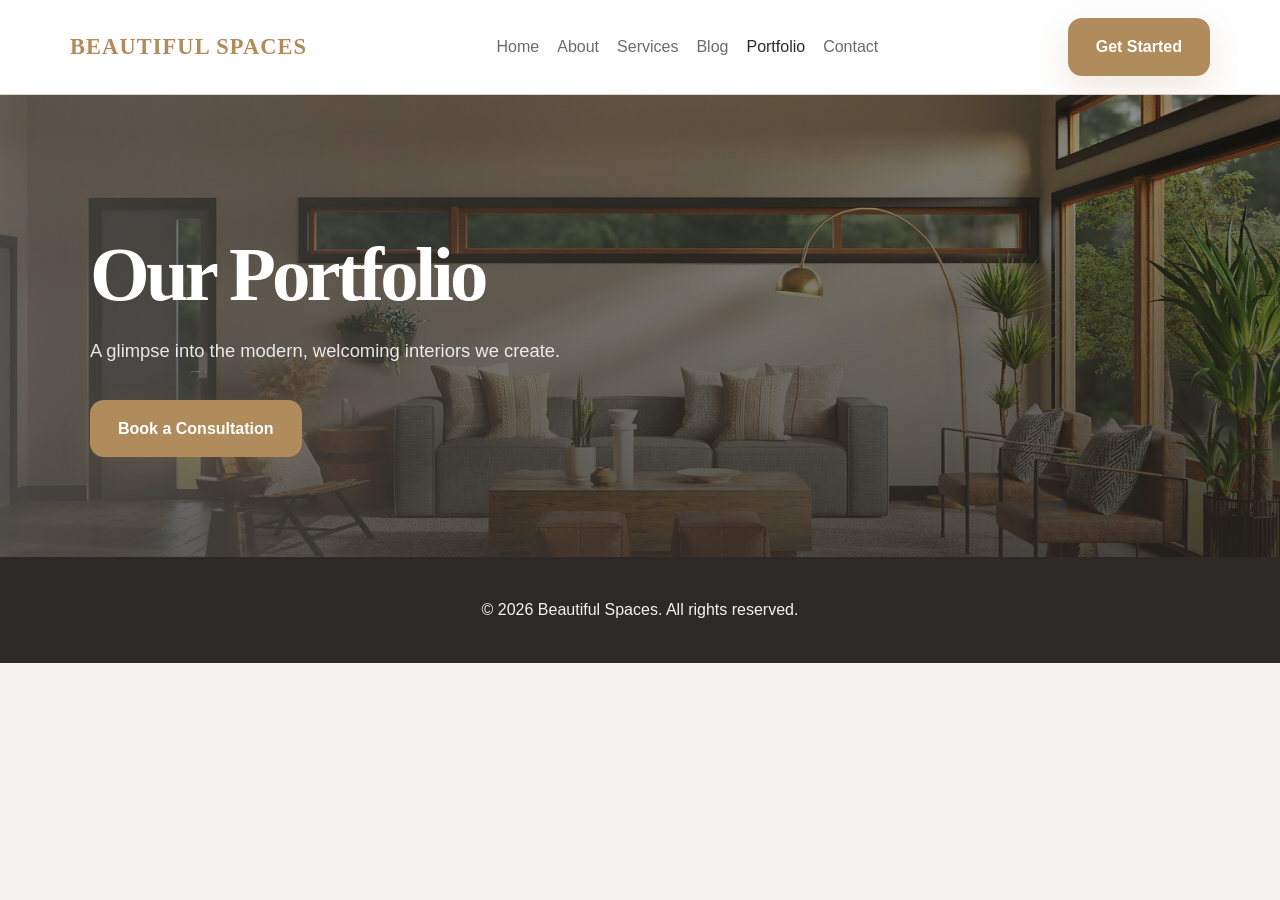
<file: Desktop/HiiT/HiiT Tutorials/portfolio.html>
<!doctype html>
<html lang="en">
  <head>
    <meta charset="UTF-8" />
    <meta name="viewport" content="width=device-width, initial-scale=1.0" />
    <title>Portfolio | Beautiful Spaces</title>
    <link rel="stylesheet" href="Assignment.css" />
  </head>
  <body>
    <header class="navbar">
      <div class="container nav-container">
        <a href="index.html" class="logo">Beautiful Spaces</a>
        <nav class="nav-links">
          <a href="index.html">Home</a>
          <a href="about.html">About</a>
          <a href="services.html">Services</a>
          <a href="blog.html">Blog</a>
          <a href="portfolio.html" class="active">Portfolio</a>
          <a href="contact.html">Contact</a>
        </nav>
        <a href="get-started.html" class="btn">Get Started</a>
      </div>
    </header>

    <main>
      <section class="hero">
        <div class="container hero-container">
          <div class="hero-content">
            <h1>Our Portfolio</h1>
            <p>A glimpse into the modern, welcoming interiors we create.</p>
            <a href="get-started.html" class="btn">Book a Consultation</a>
          </div>
        </div>
      </section>
    </main>

    <footer class="footer">
      <div class="container footer-container">
        <p>© 2026 Beautiful Spaces. All rights reserved.</p>
      </div>
    </footer>
  </body>
</html>
</file>
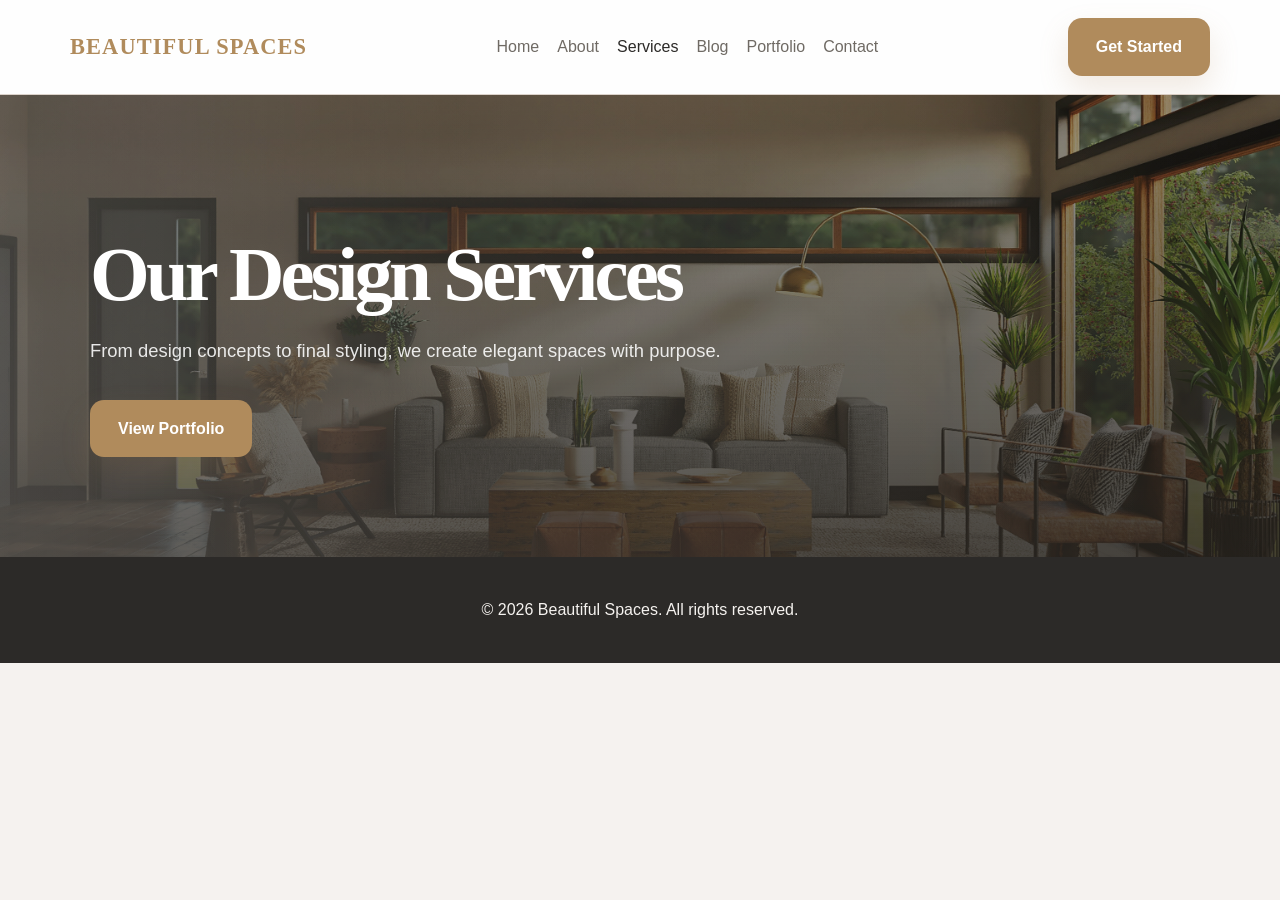
<file: Desktop/HiiT/HiiT Tutorials/services.html>
<!doctype html>
<html lang="en">
  <head>
    <meta charset="UTF-8" />
    <meta name="viewport" content="width=device-width, initial-scale=1.0" />
    <title>Services | Beautiful Spaces</title>
    <link rel="stylesheet" href="Assignment.css" />
  </head>
  <body>
    <header class="navbar">
      <div class="container nav-container">
        <a href="index.html" class="logo">Beautiful Spaces</a>
        <nav class="nav-links">
          <a href="index.html">Home</a>
          <a href="about.html">About</a>
          <a href="services.html" class="active">Services</a>
          <a href="blog.html">Blog</a>
          <a href="portfolio.html">Portfolio</a>
          <a href="contact.html">Contact</a>
        </nav>
        <a href="get-started.html" class="btn">Get Started</a>
      </div>
    </header>

    <main>
      <section class="hero">
        <div class="container hero-container">
          <div class="hero-content">
            <h1>Our Design Services</h1>
            <p>
              From design concepts to final styling, we create elegant spaces
              with purpose.
            </p>
            <a href="portfolio.html" class="btn">View Portfolio</a>
          </div>
        </div>
      </section>
    </main>

    <footer class="footer">
      <div class="container footer-container">
        <p>© 2026 Beautiful Spaces. All rights reserved.</p>
      </div>
    </footer>
  </body>
</html>
</file>
<file: Desktop/HiiT/HiiT Tutorials/Assignment.css>
:root {
  --bg: #f5f2ef;
  --text: #2c2a28;
  --muted: #6f6a64;
  --accent: #b08b5c;
  --surface: #ffffff;
  --border: #dcd3cb;
  --radius: 18px;
}

* {
  box-sizing: border-box;
}

html {
  font-family: "Inter", "Segoe UI", sans-serif;
  line-height: 1.6;
  color: var(--text);
  background: var(--bg);
}

body {
  margin: 0;
  padding: 0;
}

img {
  max-width: 100%;
  height: auto;
}

a {
  color: inherit;
  text-decoration: none;
}

button,
input,
textarea {
  font: inherit;
}

header.navbar {
  background: rgba(255, 255, 255, 0.95);
  border-bottom: 1px solid var(--border);
  position: sticky;
  top: 0;
  z-index: 10;
}

.container {
  max-width: 1140px;
  margin: 0 auto;
  padding: 0 20px;
}

.nav-container {
  display: flex;
  align-items: center;
  justify-content: space-between;
  gap: 24px;
  padding: 18px 0;
}

.logo {
  font-family: "Georgia", "Times New Roman", serif;
  font-weight: 900;
  font-size: 1.4rem;
  letter-spacing: 0.05em;
  text-transform: uppercase;
  color: var(--accent);
}

.nav-links {
  display: flex;
  flex-wrap: wrap;
  gap: 18px;
  align-items: center;
}

.nav-links a {
  color: var(--muted);
  transition: color 0.2s ease;
}

.nav-links a:hover,
.nav-links a.active {
  color: var(--text);
}

.btn {
  display: inline-flex;
  align-items: center;
  justify-content: center;
  padding: 1rem 1.75rem;
  border-radius: 14px;
  background: var(--accent);
  color: #fff;
  font-weight: 700;
  box-shadow: 0 14px 30px rgba(176, 139, 92, 0.18);
  transition:
    transform 0.2s ease,
    box-shadow 0.2s ease;
}

.btn:hover {
  transform: translateY(-1px);
  box-shadow: 0 18px 36px rgba(176, 139, 92, 0.22);
}

.hero {
  position: relative;
  overflow: hidden;
  padding: 140px 0 100px;
  background:
    linear-gradient(
      90deg,
      rgba(255, 255, 255, 0.18) 0%,
      rgba(255, 255, 255, 0.08) 35%,
      rgba(255, 255, 255, 0) 100%
    ),
    linear-gradient(180deg, rgba(37, 33, 28, 0.45), rgba(37, 33, 28, 0.85)),
    url("Images/spacejoy-9M66C_w_ToM-unsplash.jpg") center/cover no-repeat;
  color: #fff;
}

.hero-content {
  position: relative;
  z-index: 1;
  max-width: 720px;
}

.hero h1 {
  font-family: "Georgia", "Times New Roman", serif;
  font-size: clamp(3.5rem, 6vw, 6rem);
  font-weight: 900;
  line-height: 1.03;
  letter-spacing: -0.05em;
  margin: 0 0 1.25rem;
  text-transform: capitalize;
}

.hero p {
  font-size: 1.15rem;
  max-width: 640px;
  color: rgba(255, 255, 255, 0.88);
  line-height: 1.85;
  margin: 0 0 2rem;
}

.services {
  padding: 80px 0;
  background: #f8f4ee;
}

.services-grid {
  display: grid;
  grid-template-columns: repeat(auto-fit, minmax(240px, 1fr));
  gap: 24px;
}

.service-card {
  background: #fff;
  border: 1px solid var(--border);
  border-radius: var(--radius);
  padding: 28px;
  box-shadow: 0 10px 25px rgba(44, 42, 40, 0.08);
  transition:
    transform 0.2s ease,
    box-shadow 0.2s ease;
}

.service-card:hover {
  transform: translateY(-4px);
  box-shadow: 0 14px 30px rgba(44, 42, 40, 0.12);
}

.service-icon {
  width: 54px;
  height: 54px;
  border-radius: 14px;
  background: rgba(176, 139, 92, 0.12);
  color: var(--accent);
  display: grid;
  place-items: center;
  margin-bottom: 16px;
}

.service-card h3 {
  margin: 0 0 10px;
  font-size: 1.2rem;
  color: var(--text);
}

.service-card p {
  margin: 0;
  color: var(--muted);
  line-height: 1.7;
}

.about {
  padding: 80px 0;
  background: #fdfaf7;
}

.about-container {
  display: grid;
  grid-template-columns: 1.1fr 0.9fr;
  gap: 36px;
  align-items: center;
}

.about-image img {
  width: 100%;
  height: 420px;
  object-fit: cover;
  border-radius: 22px;
  box-shadow: 0 16px 35px rgba(44, 42, 40, 0.14);
}

.about-content {
  padding: 10px 0;
}

.about-label {
  display: inline-block;
  margin-bottom: 10px;
  color: var(--accent);
  font-weight: 700;
  letter-spacing: 0.2em;
  text-transform: uppercase;
  font-size: 0.85rem;
}

.about-content h2 {
  font-family: "Georgia", "Times New Roman", serif;
  font-size: 2rem;
  margin: 0 0 14px;
}

.about-content p {
  color: var(--muted);
  line-height: 1.8;
  margin: 0;
}

.footer {
  background: #2c2a28;
  color: #f5f2ef;
  padding: 24px 0;
}

.footer-container {
  text-align: center;
}

@media (max-width: 768px) {
  .nav-container {
    flex-direction: column;
    align-items: flex-start;
  }

  .nav-links {
    width: 100%;
    justify-content: flex-start;
  }

  .about-container {
    grid-template-columns: 1fr;
  }

  .about-image img {
    height: 300px;
  }
}
</file>
